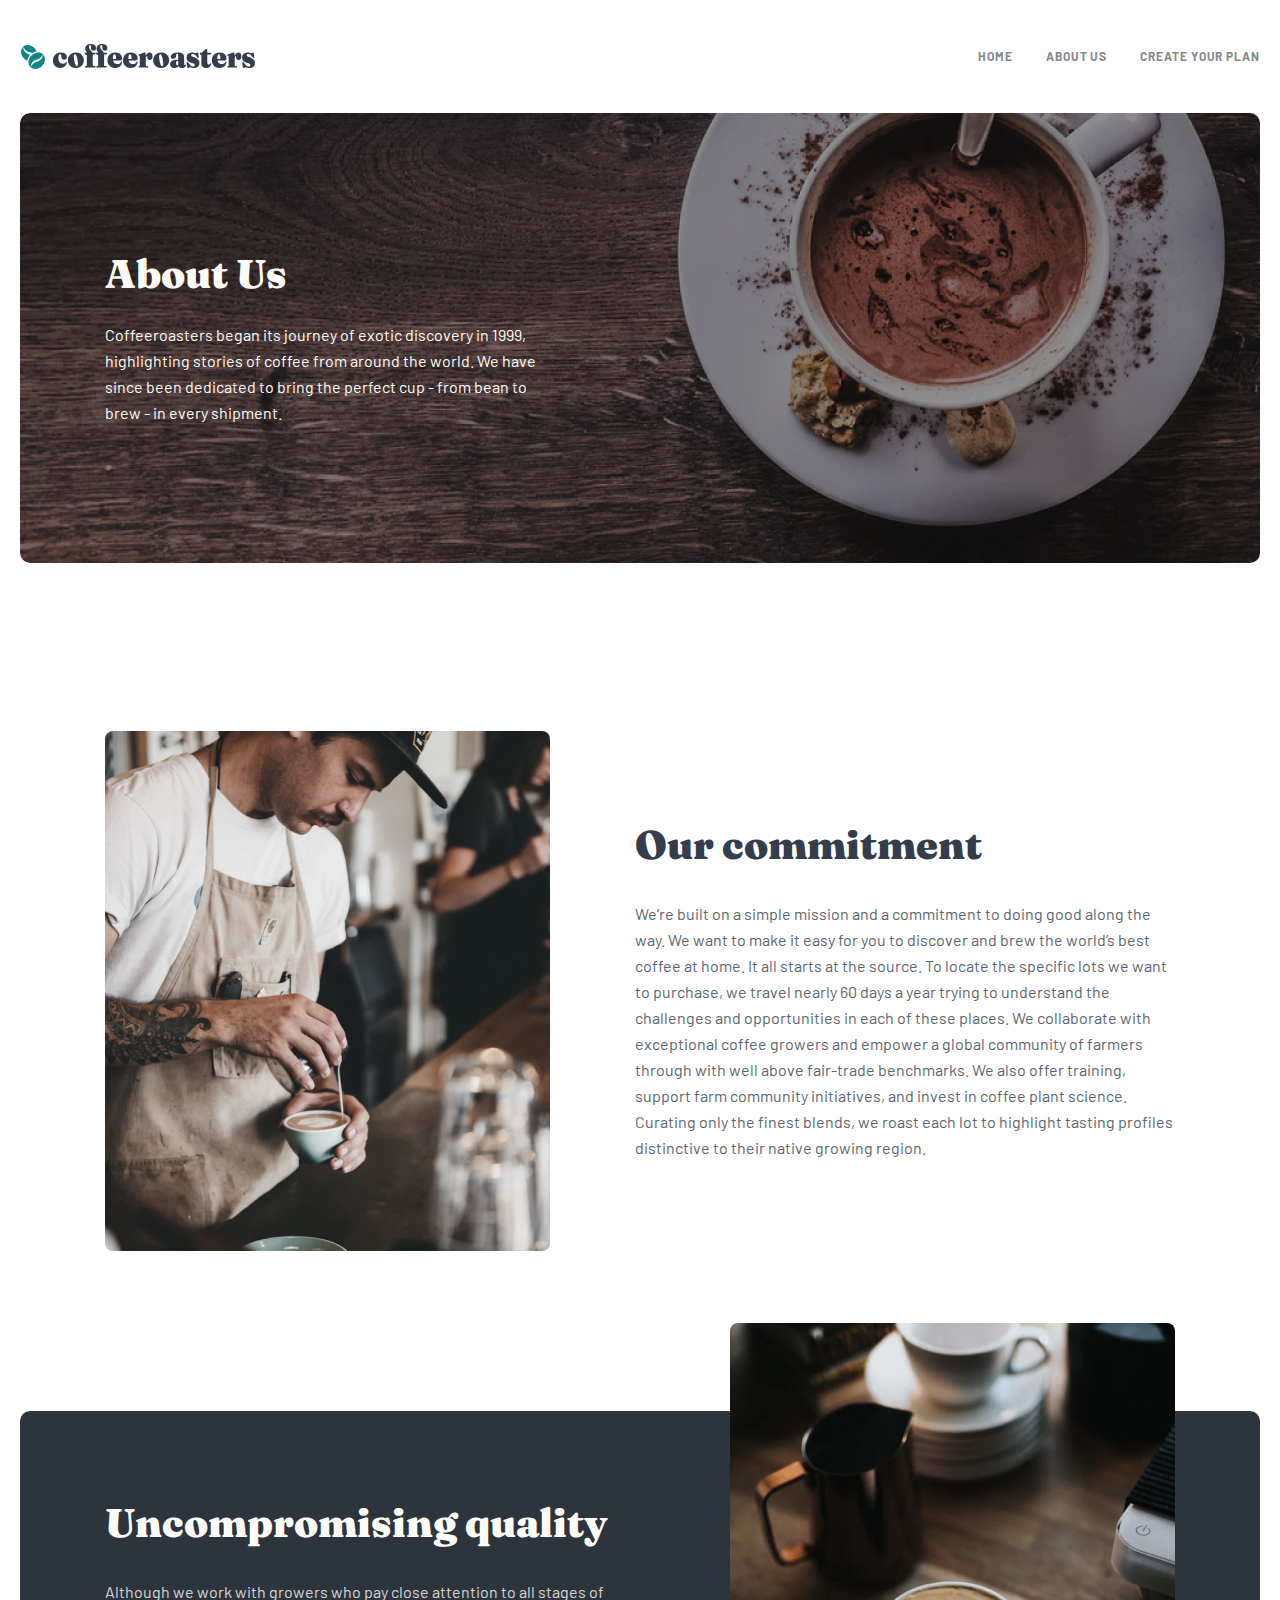
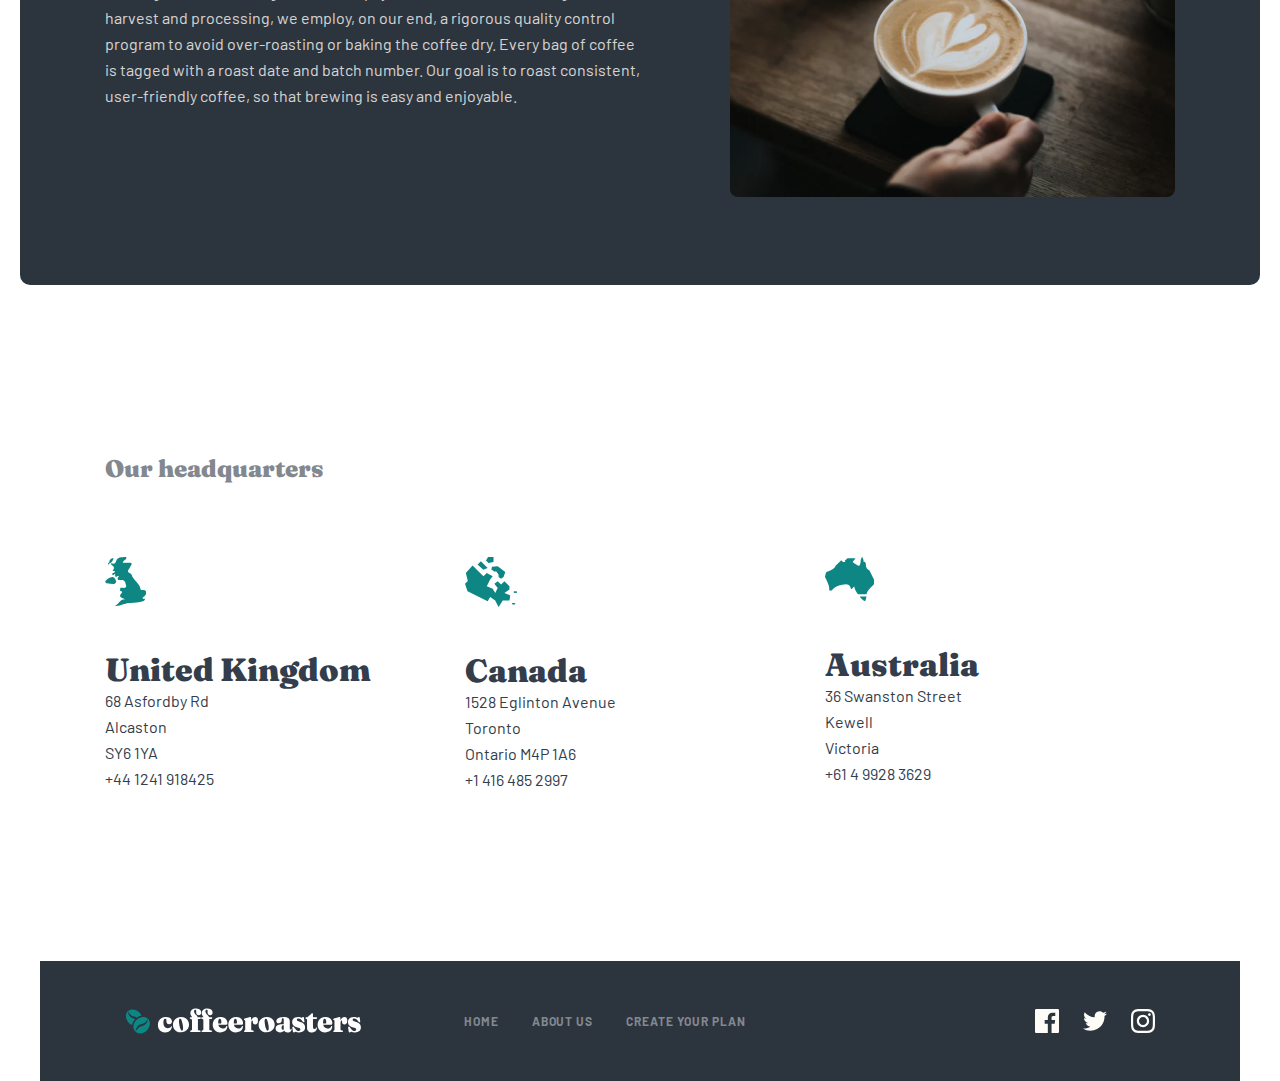
<file: about.html>
<!DOCTYPE html>
<html lang="en">
<head>
    <meta charset="UTF-8">
    <meta name="viewport" content="width=device-width, initial-scale=1.0">
    <title>About Us</title>
    <link rel="stylesheet" href="css/about.css">
</head>
<body>
    <header class="header">
        <div class="container">
            <div class="header__content">
                <img src="img/logo1.svg" alt="logo" width="236" height="26">
                <nav class="nav">
                    <ul class="nav__lists">
                        <li class="nav__item">
                            <a href="subscribe.html">home</a>
                        </li>
                        <li class="nav__item">
                            <a href="subscribe.html">about us</a>
                        </li>
                        <li class="nav__item">
                            <a href="subscribe.html">create your plan</a>
                        </li>
                    </ul>
                    <img class="header-icon" src="img/header-icon.svg" alt="links">
                </nav>
            </div>
        </div>
    </header>
    <main class="main">
        <div class="container">
            <section class="hero">
                <div class="hero__content">
                    <h1 class="hero__header">About Us</h1>
                    <p class="hero__parag">Coffeeroasters began its journey of exotic discovery in 1999, highlighting stories of coffee from around the world. We have since been dedicated to bring the perfect cup - from bean to brew - in every shipment.</p>
                </div>
            </section>
            <section class="commit commit--before">
                <div class="commit__content">
                    <h2 class="commit__content-header">Our commitment</h2>
                    <p class="commit__content-parag">We’re built on a simple mission and a commitment to doing good along the way. We want to make it easy for you to discover and brew the world’s best coffee at home. It all starts at the source. To locate the specific lots we want to purchase, we travel nearly 60 days a year trying to understand the challenges and opportunities in each of these places. We collaborate with exceptional coffee growers and empower a global community of farmers through with well above fair-trade benchmarks. We also offer training, support farm community initiatives, and invest in coffee plant science. Curating only the finest blends, we roast each lot to highlight tasting profiles distinctive to their native growing region.</p>
                </div>
            </section>
            <section class="quality">
                <div class="quality__content">
                    <h2 class="quality__content-header">Uncompromising quality</h2>
                    <p class="quality__content-parag">Although we work with growers who pay close attention to all stages of harvest and processing, we employ, on our end, a rigorous quality control program to avoid over-roasting or baking the coffee dry. Every bag of coffee is tagged with a roast date and batch number. Our goal is to roast consistent, user-friendly coffee, so that brewing is easy and enjoyable.</p>
                </div>
            </section>
            <section class="branch">
                <div class="branch__content">
                    <h2 class="brabch__content-header">Our headquarters</h2>
                    <ul class="branch__list">
                        <li class="branch__item branch--uk">
                            <h3 class="branch__item-header">United Kingdom</h3>
                            <p class="branch__item-info">68  Asfordby Rd<br> Alcaston<br> SY6 1YA<br><a class="brabch__content-tel" href="#"> +44 1241 918425</a></p>
                        </li>
                        <li class="branch__item branch--canada">
                            <h3 class="branch__item-header">Canada</h3>
                            <p class="branch__item-info">1528 Eglinton Avenue<br> Toronto  <br> Ontario M4P 1A6 <br><a class="brabch__content-tel" href="#">+1 416 485 2997</a></p>
                        </li>
                        <li class="branch__item branch--australia">
                            <h3 class="branch__item-header ">Australia</h3>
                            <p class="branch__item-info">36 Swanston Street<br>  Kewell <br>  Victoria <br><a class="brabch__content-tel" href="#"> +61 4 9928 3629</a></p>
                        </li>
                    </ul>
                </div>
            </section>
            <footer class="footer">
                <div class="container">
                    <div class="footer__content">
                        <img src="img/footer-logo.svg" alt="logo">
                        <nav class="footer__nav">
                            <ul class="footer__lists">
                                <li class="footer__item">
                                    <a href="index.html">home</a>
                                </li>
                                <li class="footer__item">
                                    <a href="about.html">about us</a>
                                </li>
                                <li class="footer__item">
                                    <a href="subscribe.html">Create your plan</a>
                                </li>
                            </ul>
                            <div class="footer__icon">
                                <img src="img/facebook.svg" alt="icon">
                                <img src="img/twitter.svg" alt="icon">
                                <img src="img/insta.svg" alt="icon">
                            </div>
                        </nav>
                    </div>
                </div>
            </footer>
        </div>
    </main>
</body>
</html>
</file>
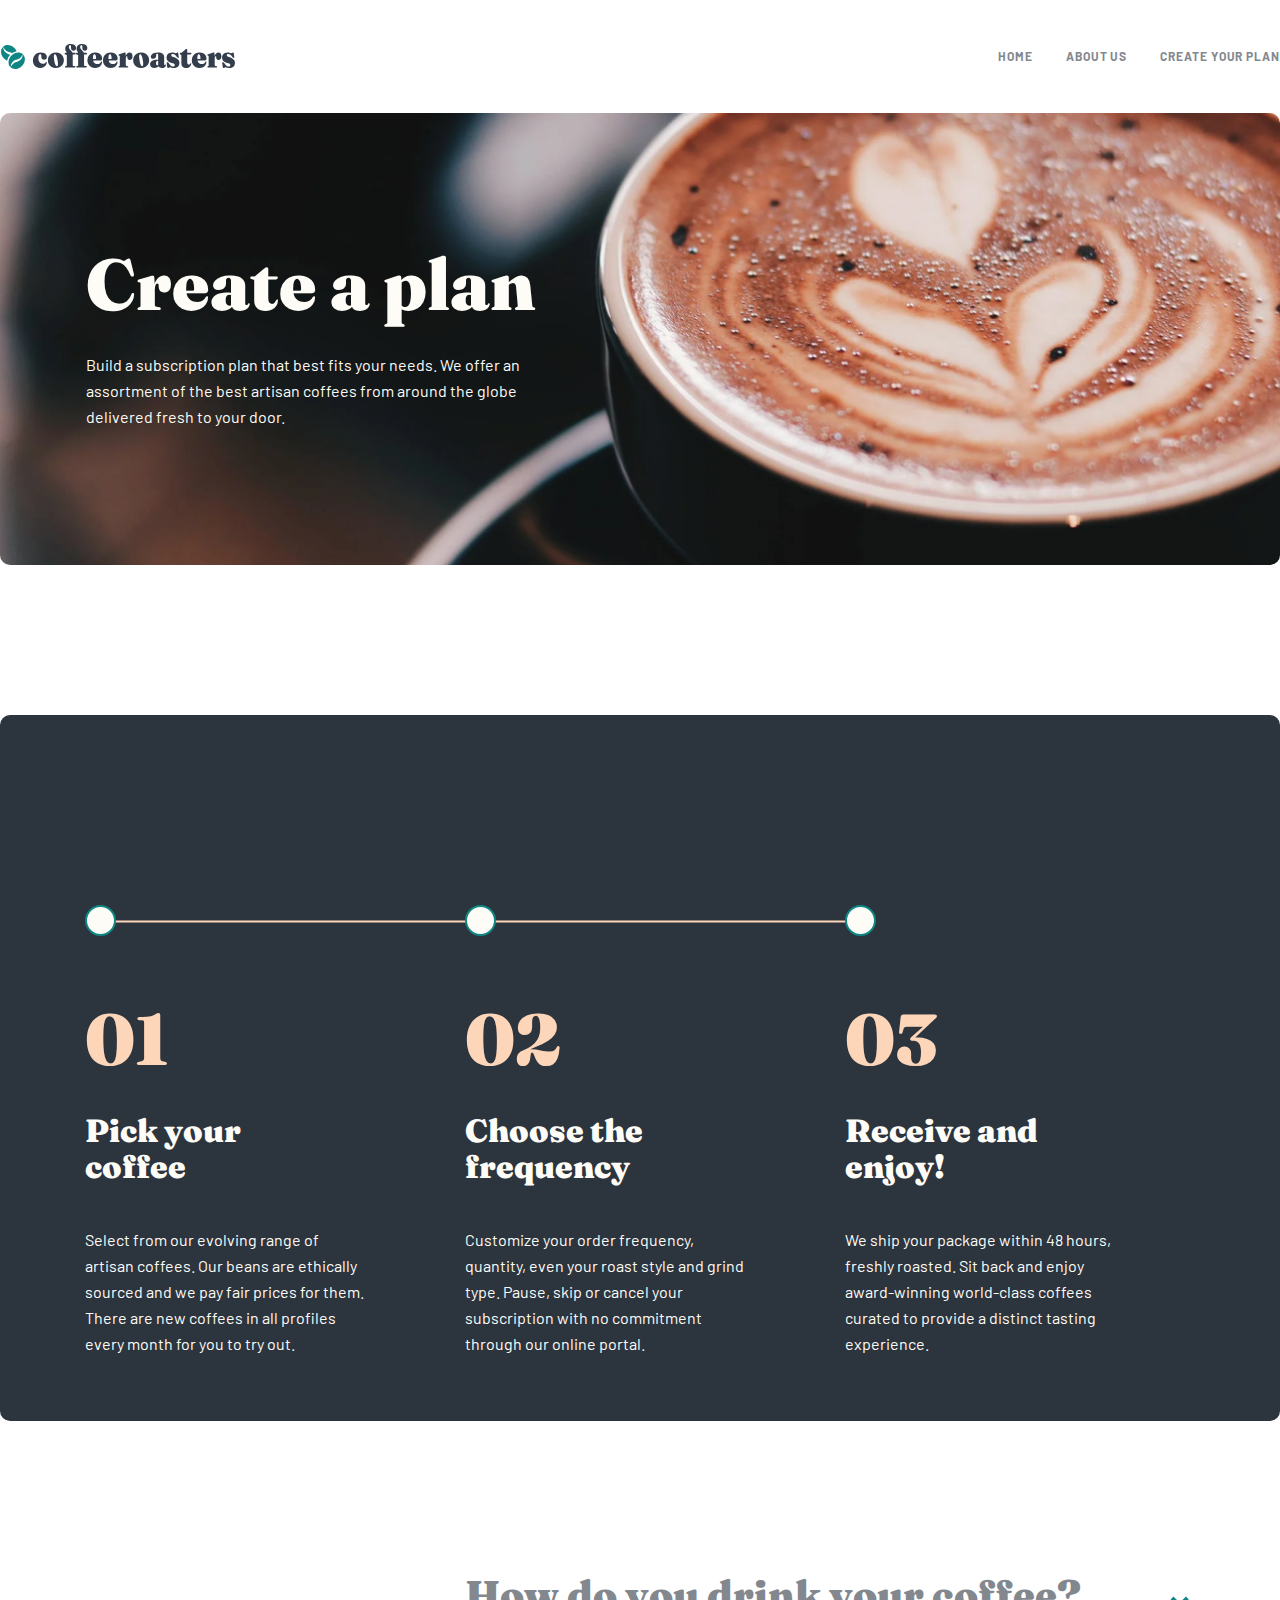
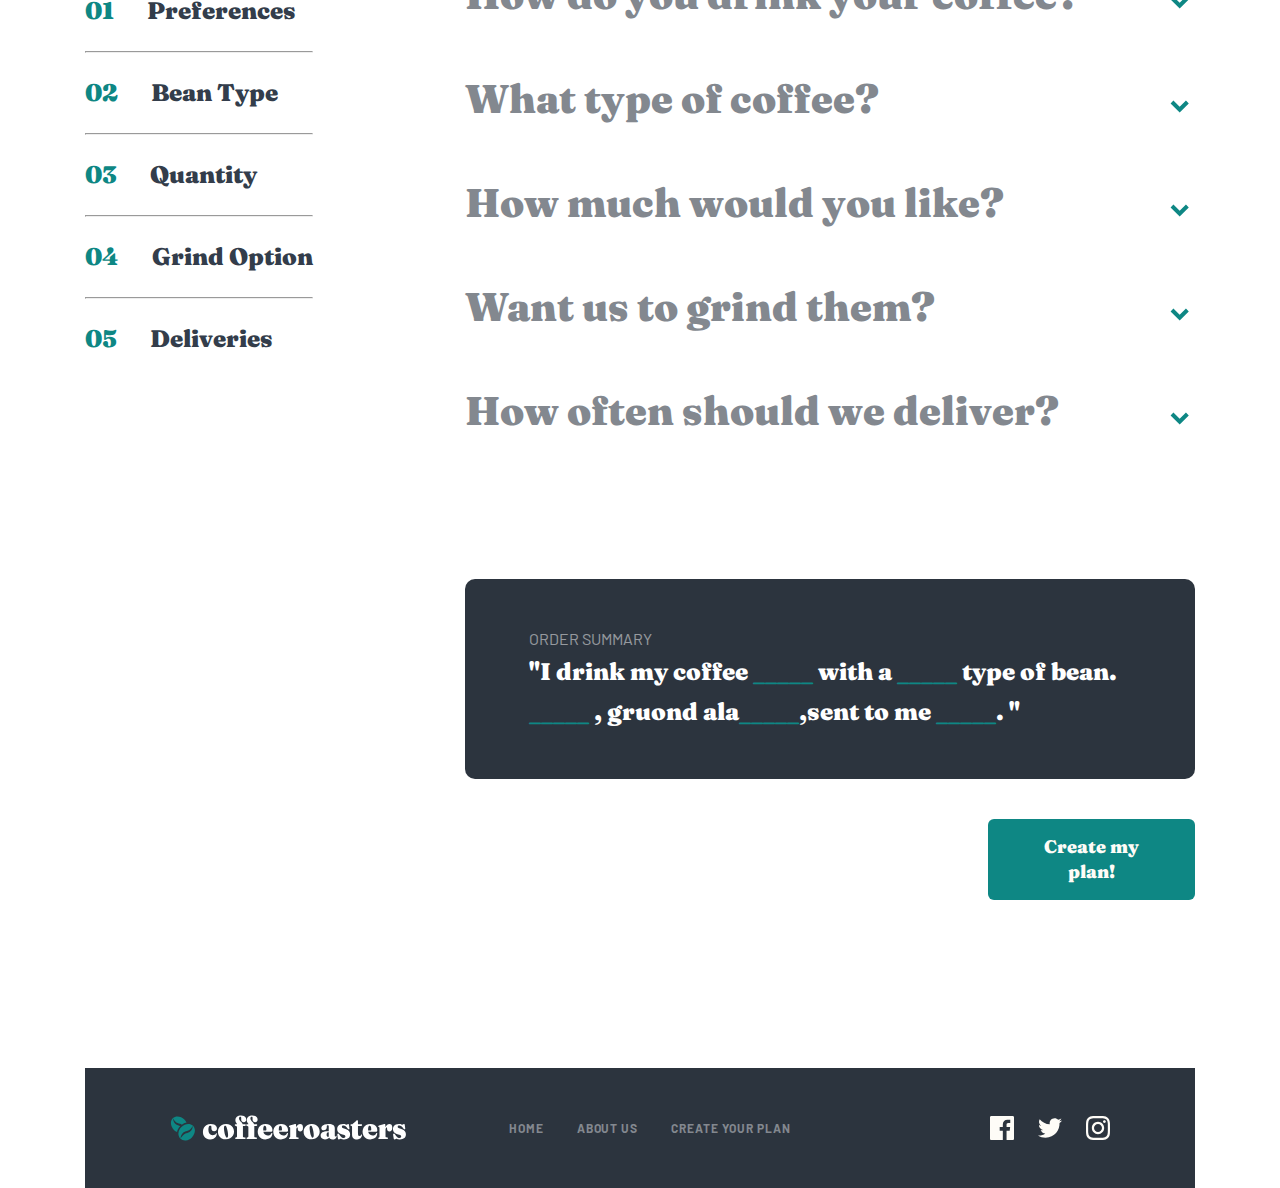
<file: subscribe.html>
<!DOCTYPE html>
<html lang="en">
<head>
    <meta charset="UTF-8">
    <meta name="viewport" content="width=device-width, initial-scale=1.0">
    <title>Subscribe</title>
    <link rel="stylesheet" href="css/subscribe.css">
</head>
<body>
    <header class="header">
        <div class="container">
            <div class="header__content">
                <img src="img/logo1.svg" alt="logo" width="236" height="26">
                <nav class="nav">
                    <ul class="nav__lists">
                        <li class="nav__item">
                            <a href="index.html">home</a>
                        </li>
                        <li class="nav__item">
                            <a href="about.html">about us</a>
                        </li>
                        <li class="nav__item">
                            <a href="subscribe.html">create your plan</a>
                        </li>
                    </ul>
                </nav>
            </div>
        </div>
    </header>
    <main class="main">
       <div class="container">
        <section class="hero">
            <div class="hero__content">
                <h1 class="hero__header">Create a plan</h1>
                <p class="hero__parag">Build a subscription plan that best fits your needs. We offer an assortment of the best artisan coffees from around the globe delivered fresh to your door.</p>
            </div>
        </section>
        <section class="works">
            <div class="works__content">
                <div class="works__line">
                    <img src="img/works-circle.svg" alt="line-image">
                    <img src="img/works-circle.svg" alt="line-image">
                    <img src="img/works-circle.svg" alt="line-image">
                </div>
                <ul class="works__lists">
                    <li class="works__item">
                        <p class="works__item-number">01</p>
                        <h3 class="works__item-header">Pick your coffee</h3>
                        <p class="works__item-parag">Select from our evolving range of artisan coffees. Our beans are ethically sourced and we pay fair prices for them. There are new coffees in all profiles every month for you to try out.</p>
                    </li>
                    <li class="works__item">
                        <p class="works__item-number">02</p>
                        <h3 class="works__item-header">Choose the frequency</h3>
                        <p class="works__item-parag">Customize your order frequency, quantity, even your roast style and grind type. Pause, skip or cancel your subscription with no commitment through our online portal.</p>
                    </li>
                    <li class="works__item">
                        <p class="works__item-number">03</p>
                        <h3 class="works__item-header">Receive and enjoy!</h3>
                        <p class="works__item-parag">We ship your package within 48 hours, freshly roasted. Sit back and enjoy award-winning world-class coffees curated to provide a distinct tasting experience.</p>
                    </li>
                </ul>
            </div>
        </section>
        <section class="order">
            <div class="order__content">
                <form action="#" class="order__form">
                    <div class="order__left">
                        <ul class="order__left-lists">
                            <li class="order__left-item">
                                <p class="order__left-parag"><span class="order__left-span">01 </span>Preferences</p>
                            </li>
                            <hr>
                            <li class="order__left-item">
                                <p class="order__left-parag"><span class="order__left-span">02 </span>Bean Type</p>
                            </li>
                            <hr>
                            <li class="order__left-item">
                                <p class="order__left-parag"><span class="order__left-span">03 </span>Quantity</p>
                            </li>
                            <hr>
                            <li class="order__left-item">
                                <p class="order__left-parag"><span class="order__left-span">04 </span>Grind Option</p>
                            </li>
                            <hr>
                            <li class="order__left-item">
                                <p class="order__left-parag"><span class="order__left-span">05 </span>Deliveries</p>
                            </li>
                        </ul>
                    </div>
                    <div class="order__form-right">
                        <ul class="order__right-lists">
                            <li class="order__right-item">
                                <div class="order__right-selector">
                                    <h2 class="order__right-header">How do you drink your coffee?</h2>
                                    <!-- <button type="button" class="order__right-button1 order__right--open">
                                        <img class="arrow1" src="img/arrow1.svg" alt="icon">
                                    </button> -->
                                    <button type="button" class="order__right-button2">
                                        <img class="arrow2" src="img/arrow2.svg" alt="icon">
                                    </button> 
                                </div>
                                <div class="cards">
                                    <input required class="input1" id="capsule" type="radio" name="input1" value=" Capsule">
                                    <label class="input1__card" for="capsule">
                                        <h3 class="input1__card-header">Capsule</h3>
                                        <p class="input1__card-parag">Compatible with Nespresso systems and similar brewers</p>
                                    </label>

                                    <input required class="input1" id="fillter" type="radio" name="input1" value=" Fillter">
                                    <label class="input1__card" for="fillter">
                                        <h3 class="input1__card-header">Fillter</h3>
                                        <p class="input1__card-parag">For pour over or drip methods like Aeropress, Chemex, and V60</p>
                                    </label>
                                    
                                    <input required class="input1" id="espresso" type="radio" name="input1" value=" Espresso">
                                    <label class="input1__card" for="espresso">
                                        <h3 class="input1__card-header">Espresso</h3>
                                        <p class="input1__card-parag">Dense and finely ground beans for an intense, flavorful experience</p>
                                    </label>
                                </div>
                            </li>
                            <li class="order__right-item">
                                <div class="order__right-selector">
                                    <h2 class="order__right-header">What type of coffee?</h2>
                                    <!-- <button type="button" class="order__right-button1">
                                        <img class="arrow1" src="img/arrow1.svg" alt="icon">
                                    </button> -->
                                    <button type="button" class="order__right-button2">
                                        <img class="arrow2" src="img/arrow2.svg" alt="icon">
                                    </button> 
                                </div>
                                <div class="cards">
                                    <input required class="input1" id="origin" type="radio" name="input2" value=" Single Origin">
                                    <label class="input1__card" for="origin">
                                        <h3 class="input1__card-header">Single Origin</h3>
                                        <p class="input1__card-parag">Distinct, high quality coffee from a specific family-owned farm</p>
                                    </label>

                                    <input required class="input1" id="decaf" type="radio" name="input2" value=" Decaf">
                                    <label class="input1__card" for="decaf">
                                        <h3 class="input1__card-header">Decaf</h3>
                                        <p class="input1__card-parag">Just like regular coffee, except the caffeine has been removed</p>
                                    </label>
                                    
                                    <input required class="input1" id="blended" type="radio" name="input2" value=" Blended">
                                    <label class="input1__card" for="blended">
                                        <h3 class="input1__card-header">Blended</h3>
                                        <p class="input1__card-parag">Dense and finely ground beans for an intense, flavorful experience</p>
                                    </label>
                                </div>
                            </li>
                            <li class="order__right-item">
                                <div class="order__right-selector">
                                    <h2 class="order__right-header">How much would you like?</h2>
                                    <!-- <button type="button" class="order__right-button1">
                                        <img class="arrow1" src="img/arrow1.svg" alt="icon">
                                    </button> -->
                                    <button type="button" class="order__right-button2">
                                        <img class="arrow2" src="img/arrow2.svg" alt="icon">
                                    </button> 
                                </div>
                                <div class="cards">
                                    <input required class="input1" id="250g" type="radio" name="input3" value=" 250g">
                                    <label class="input1__card" for="250g">
                                        <h3 class="input1__card-header">250g</h3>
                                        <p class="input1__card-parag">Perfect for the solo drinker. Yields about 12 delicious cups.</p>
                                    </label>

                                    <input required class="input1" id="500g" type="radio" name="input3" value=" 500g">
                                    <label class="input1__card" for="500g">
                                        <h3 class="input1__card-header">500g</h3>
                                        <p class="input1__card-parag">Perfect option for a couple. Yields about 40 delectable cups.</p>
                                    </label>
                                    
                                    <input required class="input1" id="1000g" type="radio" name="input3" value=" 1000g">
                                    <label class="input1__card" for="1000g">
                                        <h3 class="input1__card-header">1000g</h3>
                                        <p class="input1__card-parag">Perfect for offices and events. Yields about 90 delightful cups.</p>
                                    </label>
                                </div>
                            </li>
                            <li class="order__right-item">
                                <div class="order__right-selector">
                                    <h2 class="order__right-header">Want us to grind them?</h2>
                                    <!-- <button type="button" class="order__right-button1">
                                        <img class="arrow1" src="img/arrow1.svg" alt="icon">
                                    </button> -->
                                    <button type="button" class="order__right-button2">
                                        <img class="arrow2" src="img/arrow2.svg" alt="icon">
                                    </button> 
                                </div>
                                <div class="cards">
                                    <input required class="input1" id="wholebean" type="radio" name="input4" value=" Wholebean">
                                    <label class="input1__card" for="wholebean">
                                        <h3 class="input1__card-header">Wholebean</h3>
                                        <p class="input1__card-parag">Best choice if you cherish the full sensory experience</p>
                                    </label>

                                    <input required class="input1" id="filter" type="radio" name="input4" value=" Filter">
                                    <label class="input1__card" for="filter">
                                        <h3 class="input1__card-header">Filter</h3>
                                        <p class="input1__card-parag">For drip or pour-over coffee methods such as V60 or Aeropress</p>
                                    </label>
                                    
                                    <input required class="input1" id="cafetiére" type="radio" name="input4" value=" Cafetiére">
                                    <label class="input1__card" for="cafetiére">
                                        <h3 class="input1__card-header">Cafetiére</h3>
                                        <p class="input1__card-parag">Course ground beans specially suited for french press coffee</p>
                                    </label>
                                </div>
                            </li>
                            <li class="order__right-item">
                                <div class="order__right-selector">
                                    <h2 class="order__right-header">How often should we deliver?</h2>
                                    <!-- <button type="button" class="order__right-button1">
                                        <img class="arrow1" src="img/arrow1.svg" alt="icon">
                                    </button> -->
                                    <button type="button" class="order__right-button2">
                                        <img class="arrow2" src="img/arrow2.svg" alt="icon">
                                    </button> 
                                </div>
                                <div class="cards">
                                    <input required class="input1" id="weekly" type="radio" name="input5" value=" Weekly">
                                    <label class="input1__card" for="weekly">
                                        <h3 class="input1__card-header">Every week</h3>
                                        <p class="input1__card-parag">$7.20 per shipment. Includes free first-class shipping.</p>
                                    </label>

                                    <input required class="input1" id="2-weeks" type="radio" name="input5" value=" Every 2 weeks">
                                    <label class="input1__card" for="2-weeks">
                                        <h3 class="input1__card-header">Every 2 weeks</h3>
                                        <p class="input1__card-parag">$9.60 per shipment. Includes free priority shipping.</p>
                                    </label>
                                    
                                    <input required class="input1" id="monthly" type="radio" name="input5" value=" Every month">
                                    <label class="input1__card" for="monthly">
                                        <h3 class="input1__card-header">Every month</h3>
                                        <p class="input1__card-parag">$12.00 per shipment. Includes free priority shipping.</p>
                                    </label>
                                </div>
                            </li>
                        </ul>
                        <div class="order__result">
                            <h3 class="order__result-header">Order Summary</h3>
                            <p class="order__result-parag">"I drink my coffee<span class="order__result-span js--order1"> _____</span> with a <span class="order__result-span js--order2"> _____ </span> type of bean.<span class="order__result-span js--order3"> _____ </span>, gruond ala<span class="order__result-span js--order4">_____</span>,</span>sent to me<span class="order__result-span js--order5"> _____</span>. " </p>
                        </div>
                        <button type="submit" class="site-button submit-button">Create my plan!</button>
                    </div>
                </form>
            </div>
        </section>
       </div>
    </main>
    <footer class="footer">
        <div class="container">
            <div class="footer__content">
                <img src="img/footer-logo.svg" alt="logo">
                <nav class="footer__nav">
                    <ul class="footer__lists">
                        <li class="footer__item">
                            <a href="index.html">home</a>
                        </li>
                        <li class="footer__item">
                            <a href="about.html">about us</a>
                        </li>
                        <li class="footer__item">
                            <a href="subscribe.html">Create your plan</a>
                        </li>
                    </ul>
                    <div class="footer__icon">
                        <img src="img/facebook.svg" alt="icon">
                        <img src="img/twitter.svg" alt="icon">
                        <img src="img/insta.svg" alt="icon">
                    </div>
                </nav>
            </div>
        </div>
    </footer>
    <script src="index.js"></script>
</body>
</html>
</file>
<file: css/about.css>
@import url('https://fonts.googleapis.com/css2?family=Fraunces:opsz,wght@9..144,900&family=Livvic:wght@600;700&family=Poppins&display=swap');
@import url('https://fonts.googleapis.com/css2?family=Barlow&display=swap');

html {
    box-sizing: border-box;
    height: 100%;
    scroll-behavior: smooth;
}
  
  *,
  *::before,
  *::after {
    box-sizing: inherit;
}
  
  body {
    margin: 0;
    color: #fff;
}
  
  img {
    max-width: 100%;
    height: auto;
}

  .container{
    max-width: 1320px;
    margin: 0 auto;
    padding-left: 20px;
    padding-right: 20px;
}

/* HEADER */

.header__content {
    padding-top: 43px;
    padding-bottom: 43px;
    display: flex;
    align-items: center;
    justify-content: space-between;
}

.nav__lists {
    display: flex;
    list-style: none;
    margin: 0;
    padding: 0;

}

.header-icon{
    display:none;
}

.nav__item:not(:last-child){
    margin-right: 33px;
}

.nav__item a {
    text-decoration: none;
    color: #83888F;
    font-family: Barlow;
    font-size: 12px;
    font-weight: 700;
    line-height: 15px; /* 125% */
    letter-spacing: 0.923px;
    text-transform: uppercase;    
    transition: color 0.5s ease;
}

.nav__item a:hover{
    color: #333D4B;
    font-family: Barlow;
    font-size: 12px;
    font-style: normal;
    font-weight: 700;
    line-height: 15px; /* 125% */
    letter-spacing: 0.923px;
    text-transform: uppercase;   
}

@media only screen and (max-width: 630px){
    .header-icon{
        display: block;
    }

    .nav__lists{
        display: none;
    }
}

/* MAIN */
.hero {
    border-radius: 10px;
    background-image: url("../img/about.img.png");  
    background-repeat: no-repeat;
    background-size:cover;  
    padding-top: 137px;
    padding-bottom: 137px;

}
.hero__content {
    margin-left: 85px;
    max-width: 445px;
}
.hero__header {
    color: #FEFCF7;
    font-family: Fraunces;
    font-size: 40px;
    font-style: normal;
    font-weight: 900;
    line-height: 48px;     
    margin: 0;
    margin-bottom: 24px;
}
.hero__parag {
    color: #FEFCF7;
    font-family: Barlow;
    font-size: 16px;
    font-style: normal;
    font-weight: 400;
    line-height: 26px; /* 162.5% */   
    margin: 0; 
}

@media only screen and (max-width: 768px ) {
    .hero {
        border-radius: 10px;
        background-image: url("../img/table.about.img.png");  
        background-repeat: no-repeat;
        background-size:cover;  
        padding-top: 118px;
        padding-bottom: 118px;
    }

    .hero__content {
        margin-left: 58px;
        max-width: 398px;
    }
    .hero__header {
        color: #FEFCF7;
        font-family: Fraunces;
        font-size: 40px;
        font-style: normal;
        font-weight: 900;
        line-height: 48px;     
        margin: 0;
        margin-bottom: 24px;
    }
    .hero__parag {
        color: #FEFCF7;
        font-family: Barlow;
        font-size: 16px;
        font-style: normal;
        font-weight: 400;
        line-height: 26px; /* 162.5% */   
        margin: 0; 
    }
    
}

@media only screen and (max-width: 450px ) {
    .hero {
        border-radius: 10px;
        background-image: url("../img/mobile.about.img.png");  
        background-repeat: no-repeat;
        background-size:cover;  
        padding-top: 111px;
        padding-bottom: 87px;
    }

    .hero__content {
        text-align: center;
        margin: 0 auto;
        max-width: 279px;
    }
    .hero__header {
        color: #FEFCF7;
        font-family: Fraunces;
        font-size: 25px;
        font-style: normal;
        font-weight: 900;
        line-height: 48px;     
        margin: 0;
        margin-bottom: 24px;
    }
    .hero__parag {
        color: #FEFCF7;
        text-align: center;
        font-family: Barlow;
        font-size: 15px;
        font-style: normal;
        font-weight: 400;
        line-height: 25px;
        margin: 0; 
    }
    
}

.commit--before::before {
    content: "";
    display: block;
    border-radius: 8px;
    background-color: #0E8784;    
    background-image:url("../img/commit.png");
    background-repeat: no-repeat;
    background-size: cover;
    width: 445px;
    height: 520px;    
    margin-right: 30px;

}

.commit--before{
    display: flex;
    align-items: center;
    justify-content: space-between;
    margin: 168px 85px 160px 85px;
}

.commit__content{
    max-width: 540px;
}

.commit__content-header {
    color: #333D4B;
    font-family: Fraunces;
    font-size: 40px;
    font-style: normal;
    font-weight: 900;
    line-height: 48px; 
    margin: 0;    
    margin-bottom: 32px;
    max-width: 540px;
}
.commit__content-parag {
    color: #333D4B;
    font-family: Barlow;
    font-size: 16px;
    font-style: normal;
    font-weight: 400;
    line-height: 26px;
    opacity: 0.8;
    margin: 0;    
    max-width: 540px;
}

@media only screen and (max-width:800px){
    .commit--before::before {
        content: "";
        display: block;
        border-radius: 8px;
        background-color: #0E8784;    
        background-image:url("../img/commit-table.jpg");
        background-repeat: no-repeat;
        background-size: cover;
        width: 281px;
        height: 470px;    
        margin-right: 69px;
    }
    
    .commit--before{
        display: flex;
        align-items: center;
        justify-content: space-between;
        margin: 0;
        margin-top: 144px;
        margin-bottom: 300px;
    }

    .commit__content{
        max-width: 339px;
    }
    
    .commit__content-header {
        color: #333D4B;
        font-family: Fraunces;
        font-size: 32px;
        font-style: normal;
        font-weight: 900;
        line-height: 48px;
        margin: 0;    
        margin-bottom: 30px;
    }
    .commit__content-parag {
        color: #333D4B;
        font-family: Barlow;
        font-size: 15px;
        font-style: normal;
        font-weight: 400;
        line-height: 25px;
        opacity: 0.8;
        margin: 0;    
    }
}

@media only screen and (max-width:450px){
    .commit--before::before {
        content: "";
        display: block;
        border-radius: 8px;
        background-color: #0E8784;    
        background-image:url("../img/commit-table.jpg");
        background-repeat: no-repeat;
        background-size: cover;
        width: 327px;
        height: 466px;    
        margin: 0 auto;
        margin-bottom: 48px;
    }
    
    .commit--before{
        display: flex;
        flex-direction: column;
        align-items: center;
        margin-top: 120px;
    }

    .commit__content{
        max-width: 327px;
        text-align: center;
    }
    
    .commit__content-header {
        color: #333D4B;
        text-align: center;
        font-family: Fraunces ;
        font-size: 32px;
        font-style: normal;
        font-weight: 900;
        line-height: 48px; 
        margin: 0;    
        margin-bottom: 30px;
    }
    .commit__content-parag {
        color: #333D4B;
        text-align: center;
        font-family: Barlow;
        font-size: 15px;
        font-style: normal;
        font-weight: 400;
        line-height: 25px;
        opacity: 0.8;
        margin: 0;    
    }
}

.quality {
    border-radius: 10px;
    background: #2C343E;    
    display: flex;
    align-items: center;
    justify-content: space-between;
    padding-right: 85px;
    padding-left: 85px;
    padding-bottom: 88px;
}

.quality::after{
    margin-top: -88px;
    content:"";
    border-radius: 8px; 
    background-color: #0E8784;
    background-image:url("../img/quality-img.png");
    background-repeat: no-repeat;
    background-size: cover;
    width: 445px;
    height: 474px;
    display: block;

}

.quality__content {
    max-width: 540px;
    margin-right: 30px;
}
.quality__content-header {
    margin: 0;
    color: #FEFCF7;
    font-family: Fraunces;
    font-size: 40px;
    font-style: normal;
    font-weight: 900;
    line-height: 48px;    
    margin-bottom: 32px;
}
.quality__content-parag {
    color: #FEFCF7;
    font-family: Barlow;
    font-size: 16px;
    font-style: normal;
    font-weight: 400;
    line-height: 26px;
    margin: 0;
    opacity: 0.8;    
}

@media only screen and (max-width:800px){
    .quality{
        flex-direction:column-reverse;
        padding-bottom: 67px;
        padding-left: 74px;
        padding-right: 74px;

    }
    
    .quality::after{
        margin-top: -151px;
        content:"";
        border-radius: 8px; 
        background-color: #0E8784;
        background-image:url("../img/quality-table.png");
        background-repeat: no-repeat;
        background-size: cover;
        max-width: 573px;
        height: 320px;
        display: block;
    }
    
    .quality__content {
        max-width: 540px;
        width: 100%;
        margin: 0;
    }
    .quality__content-header {
        margin: 0;
        color: #FEFCF7;
        text-align: center;
        font-family: Fraunces;
        font-size: 32px;
        font-style: normal;
        font-weight: 900;
        line-height: 48px; /* 150% */    
        margin-bottom: 24px;
        margin-top: 64px;
    }
    .quality__content-parag {
        color: #FEFCF7;
        text-align: center;
        font-family: Barlow;
        font-size: 15px;
        font-style: normal;
        font-weight: 400;
        line-height: 25px; /* 166.667% */
        margin: 0;
        opacity: 0.8;    
    }
}

@media only screen and (max-width:450px){
    .quality{
        flex-direction:column-reverse;
        padding-bottom: 61px;
        padding-left: 24px;
        padding-right: 24px;

    }
    
    .quality::after{
        margin-top: -85px;
        content:"";
        border-radius: 8px; 
        background-color: #0E8784;
        background-image:url("../img/quality-table.png");
        background-repeat: no-repeat;
        background-size: cover;
        width: 279px;
        height: 156px;
        display: block;
    }
    
    .quality__content {
        max-width: 540px;
        margin: 0;
    }
    .quality__content-header {
        margin: 0;
        color: #FEFCF7;
        text-align: center;
        font-family: Fraunces;
        font-size: 32px;
        font-style: normal;
        font-weight: 900;
        line-height: 48px; /* 150% */    
        margin-bottom: 24px;
        margin-top: 64px;
    }
    .quality__content-parag {
        color: #FEFCF7;
        text-align: center;
        font-family: Barlow;
        font-size: 15px;
        font-style: normal;
        font-weight: 400;
        line-height: 25px; /* 166.667% */
        margin: 0;
        opacity: 0.8;    
    }
}

.branch {
    margin: 168px 150px 168px 85px;
}

.brabch__content-header {
    color: #83888F;
    font-family: Fraunces;
    font-size: 24px;
    font-style: normal;
    font-weight: 900;
    line-height: 32px; 
    margin: 0;  
}
.branch__list {
    list-style: none;
    display: flex;
    justify-content: space-between;
    margin: 0;
    padding: 0;
}
.branch__item {
    width: 285px;
}
.branch__item-header {
    color: #333D4B;
    font-family: Fraunces;
    font-size: 32px;
    font-style: normal;
    font-weight: 900;
    line-height: 36px; 
    margin: 0;
}
.branch__item-info {
    color: #333D4B;
    font-family: Barlow;
    font-size: 16px;
    font-style: normal;
    font-weight: 400;
    line-height: 26px; 
    margin: 0;    
}
.brabch__content-tel {
    color: #333D4B;
    font-family: Barlow;
    font-size: 16px;
    font-style: normal;
    font-weight: 400;
    line-height: 26px;
    text-decoration: none;   
}

.branch--uk::before{
    content:"";
    background-image: url("../img/branch1.svg");
    background-repeat: no-repeat;
    width: 40.842px;
    height: 49.072px;
    display: block;
    margin-bottom: 46px;    
    margin-top: 72px;
}

.branch--canada::before{
    content:"";
    background-image: url("../img/branch2.svg");
    background-repeat: no-repeat;
    width: 51.559px;
    height: 49.956px;
    display: block;
    margin-bottom: 46px;    
    margin-top: 72px;
}

.branch--australia::before{
    content:"";
    background-image: url("../img/branch3.svg");
    background-repeat: no-repeat;
    width: 48.968px;
    height: 43.94px;
    display: block;
    margin-bottom: 46px;  
    margin-top: 72px;  
}




/* FOOTER */

/* .footer {
    background-color: #2C343E;
    padding-top: 47px;
    padding-bottom: 47px;
} */

.footer__content {
    background-color: #2C343E;
    display: flex;
    align-items: center;
    padding-left: 85px;
    padding-right: 85px;
    padding-top: 47px;
    padding-bottom: 47px;
}

.footer__nav {
    display: flex;
    align-items: center;
    justify-content: space-between;
    flex-grow: 1;
}

.footer__lists {
    list-style: none;
    margin: 0;
    padding: 0;
    display: flex;
    gap: 33px;
    margin-left: 103px;
}

.footer__item a {
    text-decoration: none;
    color: #83888F;
    font-family: Barlow;
    font-size: 12px;
    font-style: normal;
    font-weight: 700;
    line-height: 15px; 
    letter-spacing: 0.923px;
    text-transform: uppercase;    
    transition: color 1.2s ease;
}

.footer__item a:hover{
    color: #FEFCF7;
    font-family: Barlow;
    font-size: 12px;
    font-style: normal;
    font-weight: 700;
    line-height: 15px; /* 125% */
    text-transform: uppercase;    
}

.footer__icon {
    display: flex;
    gap: 24px;
    cursor: pointer;
}
</file>
<file: css/subscribe.css>
@import url('https://fonts.googleapis.com/css2?family=Fraunces:opsz,wght@9..144,900&family=Livvic:wght@600;700&family=Poppins&display=swap');
@import url('https://fonts.googleapis.com/css2?family=Barlow&display=swap');

html {
    box-sizing: border-box;
    height: 100%;
    scroll-behavior: smooth;
}
  
  *
  *::before
  *::after {
    box-sizing: inherit;
}
  
  body {
    margin: 0;
    color: #fff;
}
  
  img {
    max-width: 100%;
    height: auto;
}

  .container{
    max-width: 1280px;
    margin: 0 auto;
}

input {
    clip: rect(0 0 0 0);
    clip-path: inset(50%);
    height: 1px;
    overflow: hidden;
    position: absolute;
    white-space: nowrap;
    width: 1px;
  }
  

/* HEADER */

.header__content {
    padding-top: 43px;
    padding-bottom: 43px;
    display: flex;
    align-items: center;
    justify-content: space-between;
}

.nav__lists {
    display: flex;
    list-style: none;
    margin: 0;
    padding: 0;

}

.nav__item:not(:last-child){
    margin-right: 33px;
}

.nav__item a {
    text-decoration: none;
    color: #83888F;
    font-family: Barlow;
    font-size: 12px;
    font-weight: 700;
    line-height: 15px; /* 125% */
    letter-spacing: 0.923px;
    text-transform: uppercase;    
    transition: color 0.5s ease;
}

.nav__item a:hover{
    color: #333D4B;
    font-family: Barlow;
    font-size: 12px;
    font-style: normal;
    font-weight: 700;
    line-height: 15px; /* 125% */
    letter-spacing: 0.923px;
    text-transform: uppercase;   
}

/* MAIN */

.site-button {
    border-radius: 6px;
    background-color: #0E8784;
    padding: 0;
    padding: 15px 31px 16px 31px;
    border: 0;
    color: #FEFCF7;
    text-align: center;
    font-family: Fraunces;
    font-size: 18px;
    font-style: normal;
    font-weight: 900;
    line-height: 25px;
    transition: background-color 0.8s ease;
    text-decoration: none;
}

.site-button:hover{
    border-radius: 6px;
    background-color: #66D2CF;    
}

.hero{
    background-image: url("../img/sub-hero-img.png");
    background-repeat: no-repeat;
    background-size: cover; 
    padding-top: 135px;
    padding-bottom: 135px;
    border-radius: 10px;;       
}
.hero__content {
    margin-left: 86px;
}
.hero__header {
    color: #FEFCF7;
    font-family: Fraunces;
    font-size: 72px;
    font-style: normal;
    font-weight: 900;
    line-height: 72px; 
    margin: 0;   
    margin-bottom: 32px; 
}
.hero__parag {
    color: #FEFCF7;
    font-family: Barlow;
    font-size: 16px;
    font-style: normal;
    font-weight: 400;
    line-height: 26px; /* 162.5% */
    width: 445px;
    margin: 0;    
}

.works {
    border-radius: 10px;
    background: #2C343E;
    margin-top: 150px;    
    padding-left: 85px;
    padding-top: 110px;
}


.works__line{
    margin-top: 80px;
    margin-bottom: 67px;
    display:flex;
    gap: 349px;
    background-image: url("../img/works-line.svg");
    background-repeat: no-repeat;
    background-position: left 5px top 15px;
}

.works__lists {
    list-style: none;
    margin: 0;
    padding: 0;
    display: flex;
    gap: 95px;
}

.works__item-number {
    color: #FDD6BA;
    font-family: Fraunces;
    font-size: 72px;
    font-style: normal;
    font-weight: 900;
    line-height: 72px; 
    margin: 0;    
}

.works__item-header {
    color: #FEFCF7;
    font-family: Fraunces;
    font-size: 32px;
    font-style: normal;
    font-weight: 900;
    line-height: 36px; 
    margin: 0;
    width: 255px;   
    margin-top: 38px;
    margin-bottom: 42px;
}

.works__item-parag {
    width: 285px;
    color: #FEFCF7;
    font-family: Barlow;
    font-size: 16px;
    font-style: normal;
    font-weight: 400;
    line-height: 26px;
    margin: 0;
    margin-bottom: 64px;    
}

.order__form {
    display: flex;
    justify-content: space-between;
    margin-top: 150px;
    margin-left: 85px;
    margin-right: 85px;
}

.order__left-lists {
    list-style: none;
    margin: 0;
    padding: 0;
}
.order__left-parag {
    color: #333D4B;
    font-family: Fraunces ;
    font-size: 24px;
    font-style: normal;
    font-weight: 900;
    line-height: 32px; 
    margin: 0;   
    margin-top: 24px;
    margin-bottom: 24px;
}

.order__left-span {
    color: #0E8784;
    font-family: Fraunces ;
    font-size: 24px;
    font-style: normal;
    font-weight: 900;
    line-height: 32px; 
    margin-right: 28px; 
}
.order__form-right {
    width: 730px;
}
.order__right-lists {
    margin: 0;
    padding: 0;
    list-style: none;
}

.order__right-lists:not(:last-child){
    margin-bottom: 88px;
}

.cards{
    display: none; 
    justify-content: space-between; 
    margin-bottom: 88px;  
}

.order__right-selector{
    display: flex;
    justify-content: space-between;
    align-items: baseline;
}

.order__right-header {
    color: #83888F;
    font-family: Fraunces ;
    font-size: 40px;
    font-style: normal;
    font-weight: 900;
    line-height: 48px; 
    margin: 0;
    margin-bottom: 56px;
    cursor: pointer;
}

.order__right-button1{
    border: 0;
    background-color:transparent;
    cursor: pointer;
}


.order__right-button2{
    display: block;
    border: 0;
    background-color:transparent;
    cursor: pointer;
    transition: transform 0.9s ease;
}

.input1:checked+label {
    color: #fff;
    border-radius: 8px;
    background-color: #0E8784;
}

.input1__card {
    border-radius: 8px;
    background: #F4F1EB; 
    padding: 32px 24px 84px 24px;   
}

.input1__card:hover{
    border-radius: 8px;
    background: #FDD6BA;    
}

.input1__card-header {
    color: #333D4B;
    font-family: Fraunces ;
    font-size: 24px;
    font-style: normal;
    font-weight: 900;
    line-height: 32px;  
    margin: 0;  
    margin-bottom: 24px;
}
.input1__card-parag {
    color: #333D4B;
    font-family: Barlow;
    font-size: 16px;
    font-style: normal;
    font-weight: 400;
    line-height: 26px;
    margin: 0;
    width: 172px;    
}

.order__result {
    border-radius: 10px;
    background: #2C343E;    
    padding: 47px 64px;
    margin-bottom: 40px;
}

.order__result-header{
    color: #FFF;
    font-family: Barlow;
    font-size: 16px;
    font-style: normal;
    font-weight: 400;
    line-height: 26px; /* 162.5% */
    text-transform: uppercase;
    margin: 0;
    opacity: 0.5037;    
}

.order__result-parag {
    color: #FFF;
    font-family: Fraunces ;
    font-size: 24px;
    font-style: normal;
    font-weight: 900;
    line-height: 40px; 
    margin: 0;    
    width: 602px;
}
.order__result-span {
    color: #0E8784;
    font-family: Fraunces ;
    font-size: 24px;
    font-style: normal;
    font-weight: 900;
    line-height: 40px;
    margin: 0;    
}

.submit-button {
    margin-bottom: 168px;
    margin-left: 523px;
    
}

/* FOOTER */

.footer__content {
    background-color: #2C343E;
    margin-left: 85px;
    margin-right: 85px;
    display: flex;
    align-items: center;
    padding-left: 85px;
    padding-right: 85px;
    padding-top: 47px;
    padding-bottom: 47px;
}

.footer__nav {
    display: flex;
    align-items: center;
    justify-content: space-between;
    flex-grow: 1;
}

.footer__lists {
    list-style: none;
    margin: 0;
    padding: 0;
    display: flex;
    gap: 33px;
    margin-left: 103px;
}

.footer__item a {
    text-decoration: none;
    color: #83888F;
    font-family: Barlow;
    font-size: 12px;
    font-style: normal;
    font-weight: 700;
    line-height: 15px; 
    letter-spacing: 0.923px;
    text-transform: uppercase;    
    transition: color 1.2s ease;
}

.footer__item a:hover{
    color: #FEFCF7;
    font-family: Barlow;
    font-size: 12px;
    font-style: normal;
    font-weight: 700;
    line-height: 15px; /* 125% */
    text-transform: uppercase;    
}

.footer__icon {
    display: flex;
    gap: 24px;
    cursor: pointer;
}

.footer__icon:hover{
    
    fill: #FDD6BA;
}


/* Active */

.cards--open{
    display: flex;
}

.button2--active{
    transform: rotateX(180deg);
}
</file>
